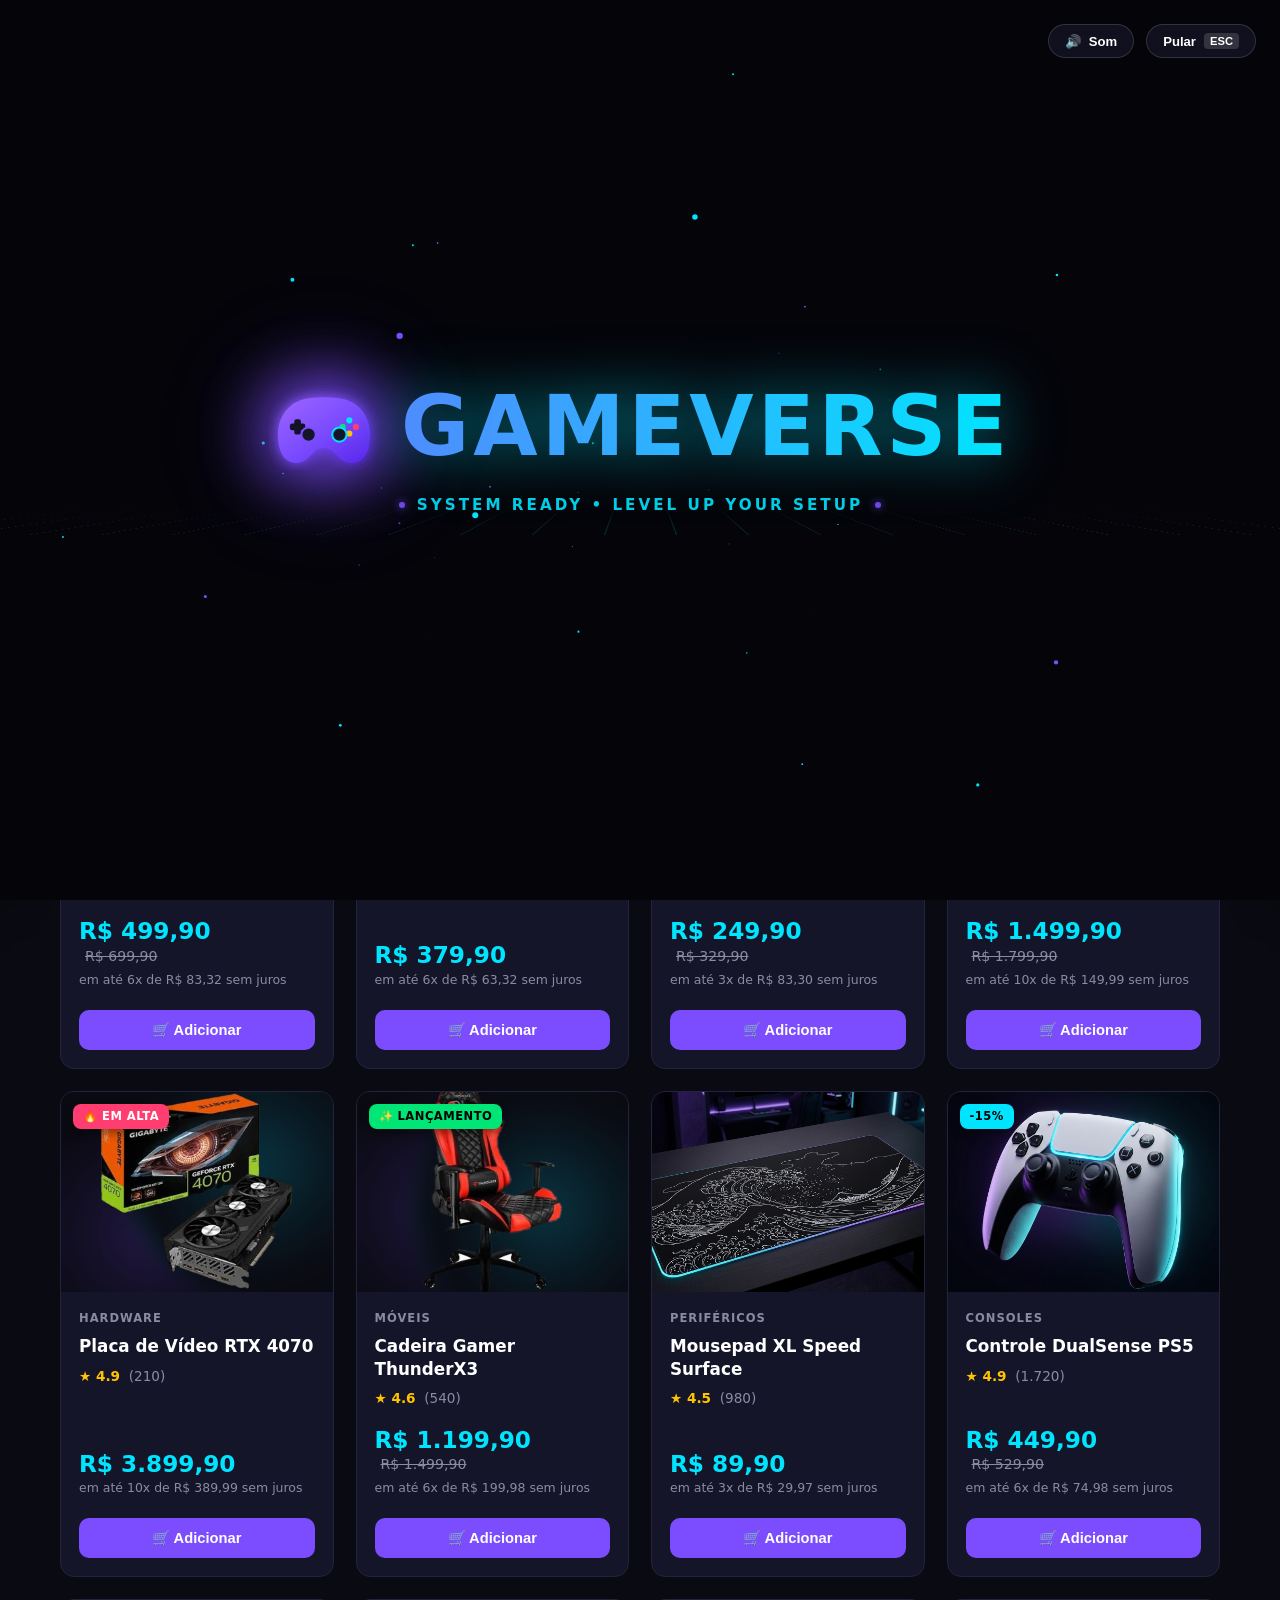
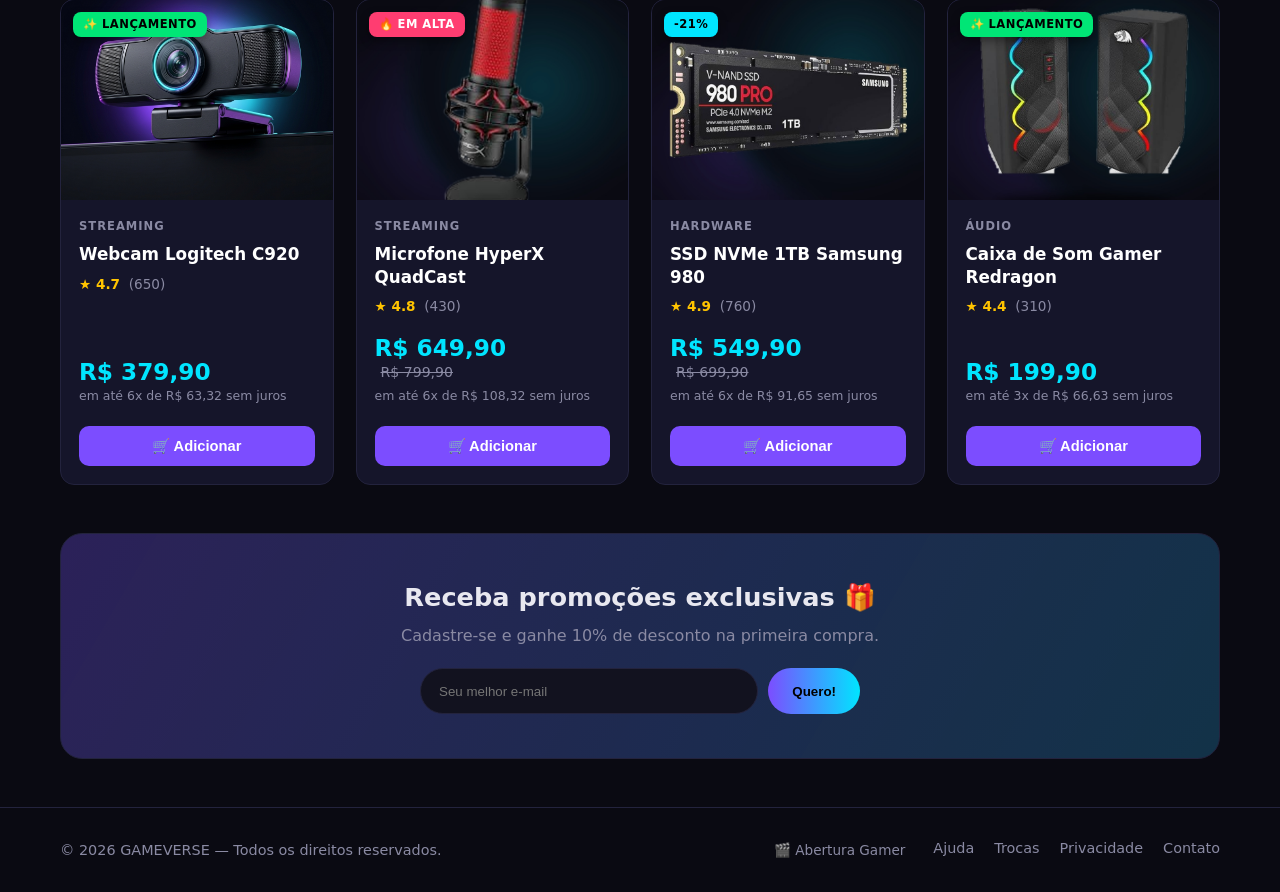
<file: index.html>
<!DOCTYPE html>
<html lang="pt-BR">
<head>
<meta charset="UTF-8">
<meta name="viewport" content="width=device-width, initial-scale=1.0">
<meta name="description" content="GAMEVERSE - Sua loja gamer definitiva com periféricos, hardware e acessórios de alta performance.">
<link rel="icon" href="data:image/svg+xml,<svg xmlns=%22http://www.w3.org/2000/svg%22 viewBox=%220 0 100 100%22><text y=%22.9em%22 font-size=%2290%22>🎮</text></svg>">
<title>GAMEVERSE • Sua loja gamer</title>
<link rel="stylesheet" href="style.css">
</head>
<body>

<header>
  <div class="wrap nav">
    <div class="nav-brand">
      <button class="menu-btn" id="openMenu" aria-label="Abrir menu de cadastro e conta" title="Menu e Cadastro do Cliente">
        <span class="menu-bars">
          <span></span>
          <span></span>
          <span></span>
        </span>
      </button>
      <a href="index.html" class="logo" title="GAMEVERSE - Início">
        <svg class="logo-ctrl-svg" viewBox="0 0 100 78" fill="none" aria-hidden="true">
          <path d="M28 15 C38 11, 62 11, 72 15 C85 20, 95 34, 91 56 C88 72, 75 76, 65 68 L57 60 C53 58, 47 58, 43 60 L35 68 C25 76, 12 72, 9 56 C5 34, 15 20, 28 15 Z" fill="#7c4dff"/>
          <circle cx="36" cy="46" r="5" fill="#1b1b36"/>
          <circle cx="64" cy="46" r="5" fill="#1b1b36"/>
        </svg>
        <span class="logo-text">GAMEVERSE</span>
      </a>
    </div>
    <div class="search">
      <span>🔍</span>
      <input type="text" id="search" placeholder="Buscar por produto, marca, categoria..." aria-label="Buscar produtos">
    </div>
    <button class="cart-btn" id="openCart" aria-label="Abrir carrinho">🛒<span class="badge hidden" id="cartBadge">0</span></button>
  </div>
</header>

<main class="wrap">

  <section class="hero">
    <h1>Level up seu <span>setup gamer</span></h1>
    <p>Periféricos, hardware e acessórios de alta performance com preço de outro nível. Entrega rápida e garantia estendida em todos os produtos.</p>
    <button class="cta" onclick="document.getElementById('catalogo').scrollIntoView({behavior:'smooth'})">Ver ofertas ⚡</button>
  </section>

  <section class="catalog-section">
    <div class="catalog-header">
      <div>
        <h2 class="section-title" id="catalogo">Catálogo de Produtos</h2>
        <span class="catalog-count" id="catalogCount">12 produtos</span>
      </div>

      <div class="catalog-controls">
        <div class="control-group">
          <label for="sortSelect">Ordenar por:</label>
          <select id="sortSelect" class="custom-select" aria-label="Ordenar produtos por preço ou avaliação">
            <option value="featured">✨ Destaques</option>
            <option value="price-asc">💰 Menor Preço</option>
            <option value="price-desc">💎 Maior Preço</option>
            <option value="rating">⭐ Melhor Avaliação</option>
          </select>
        </div>

        <div class="control-group price-filter-group">
          <label for="priceRange">Preço até: <strong id="priceVal">R$ 4.000</strong></label>
          <input type="range" id="priceRange" min="80" max="4000" step="50" value="4000" aria-label="Filtrar por preço máximo">
        </div>
      </div>
    </div>

    <div class="cats" id="cats" role="tablist" aria-label="Categorias de produtos"></div>

    <div class="grid" id="grid"></div>

    <div class="empty" id="empty" style="display:none">
      <span class="big">🕹️</span>
      <p>Nenhum produto encontrado com os filtros selecionados.</p>
      <button class="reset-filter-btn" id="resetFilters">Limpar filtros</button>
    </div>
  </section>

  <section class="newsletter">
    <h2>Receba promoções exclusivas 🎁</h2>
    <p>Cadastre-se e ganhe 10% de desconto na primeira compra.</p>
    <form class="news-form" id="newsForm">
      <input type="email" placeholder="Seu melhor e-mail" required aria-label="Seu e-mail para newsletter">
      <button type="submit">Quero!</button>
    </form>
  </section>
</main>

<footer>
  <div class="wrap foot">
    <span>© 2026 GAMEVERSE — Todos os direitos reservados.</span>
    <div class="links">
      <button class="btn-replay-cinematic" onclick="window.GameverseCinematic && window.GameverseCinematic.play()" title="Rever abertura cinematográfica">🎬 Abertura Gamer</button>
      <a href="#">Ajuda</a>
      <a href="#">Trocas</a>
      <a href="#">Privacidade</a>
      <a href="#">Contato</a>
    </div>
  </div>
</footer>

<!-- Overlay global para gavetas -->
<div class="overlay" id="overlay"></div>

<!-- Menu Lateral: Cadastro & Conta do Cliente -->
<aside class="menu-drawer" id="menuDrawer" role="dialog" aria-modal="true" aria-labelledby="menuDrawerTitle">
  <div class="menu-drawer-head">
    <div class="menu-drawer-title-box">
      <span class="head-icon">🎮</span>
      <div>
        <h3 id="menuDrawerTitle">Gameverse</h3>
        <span class="sub-label">Cadastro &amp; Conta Gamer</span>
      </div>
    </div>
    <button id="closeMenu" class="close-btn" aria-label="Fechar menu">&times;</button>
  </div>
  <div class="menu-drawer-body" id="menuDrawerBody">
    <!-- Renderizado dinamicamente por menu.js -->
  </div>
</aside>

<!-- Cart drawer -->
<aside class="drawer" id="drawer" role="dialog" aria-modal="true" aria-labelledby="cartTitle">
  <div class="drawer-head">
    <h3 id="cartTitle">🛒 Seu carrinho</h3>
    <button id="closeCart" aria-label="Fechar carrinho">&times;</button>
  </div>
  <div class="drawer-body" id="cartItems"></div>
  <div class="drawer-foot">
    <div class="total-row"><span>Total</span><span class="val" id="total">R$ 0,00</span></div>
    <button class="checkout" id="checkout">Finalizar compra</button>
  </div>
</aside>

<div class="toast" id="toast" role="status" aria-live="polite"></div>

<script src="products.js"></script>
<script src="script.js"></script>
<script src="menu.js"></script>
<script src="cinematic.js"></script>
</body>
</html>
</file>
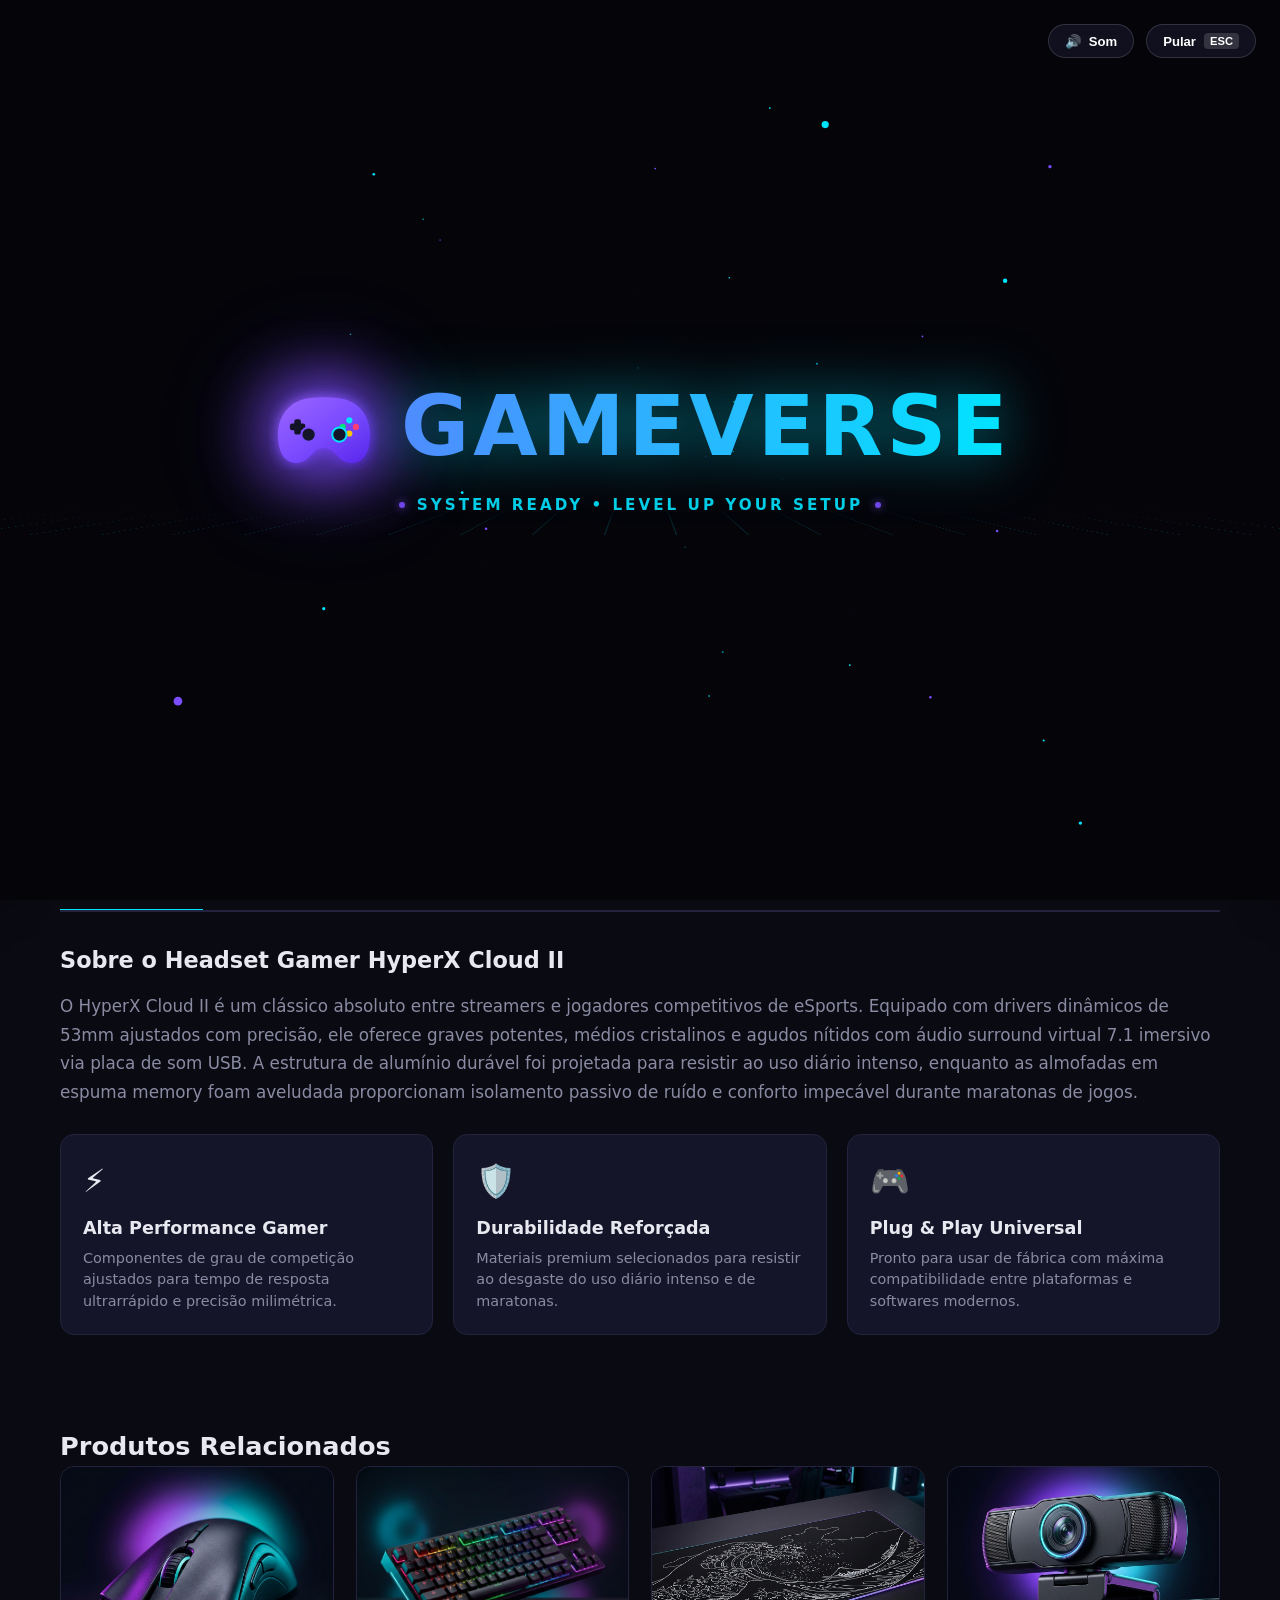
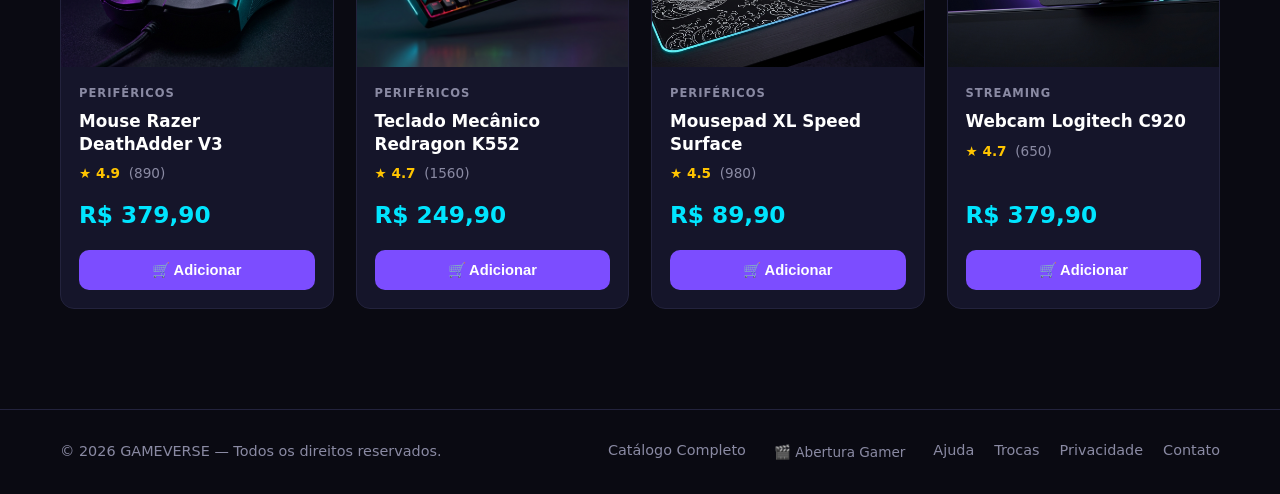
<file: produto.html>
<!DOCTYPE html>
<html lang="pt-BR">
<head>
<meta charset="UTF-8">
<meta name="viewport" content="width=device-width, initial-scale=1.0">
<meta name="description" content="Detalhes do produto - GAMEVERSE Sua loja gamer definitiva.">
<link rel="icon" href="data:image/svg+xml,<svg xmlns=%22http://www.w3.org/2000/svg%22 viewBox=%220 0 100 100%22><text y=%22.9em%22 font-size=%2290%22>🎮</text></svg>">
<title>Produto • GAMEVERSE</title>
<link rel="stylesheet" href="style.css">
</head>
<body class="pdp-body">

<header>
  <div class="wrap nav">
    <div class="nav-brand">
      <button class="menu-btn" id="openMenu" aria-label="Abrir menu de cadastro e conta" title="Menu e Cadastro do Cliente">
        <span class="menu-bars">
          <span></span>
          <span></span>
          <span></span>
        </span>
      </button>
      <a href="index.html" class="logo" title="GAMEVERSE - Início">
        <svg class="logo-ctrl-svg" viewBox="0 0 100 78" fill="none" aria-hidden="true">
          <path d="M28 15 C38 11, 62 11, 72 15 C85 20, 95 34, 91 56 C88 72, 75 76, 65 68 L57 60 C53 58, 47 58, 43 60 L35 68 C25 76, 12 72, 9 56 C5 34, 15 20, 28 15 Z" fill="#7c4dff"/>
          <circle cx="36" cy="46" r="5" fill="#1b1b36"/>
          <circle cx="64" cy="46" r="5" fill="#1b1b36"/>
        </svg>
        <span class="logo-text">GAMEVERSE</span>
      </a>
    </div>
    <div class="search">
      <span>🔍</span>
      <input type="text" id="pdpSearch" placeholder="Buscar produtos no catálogo..." aria-label="Buscar produtos">
    </div>
    <button class="cart-btn" id="openCart" aria-label="Abrir carrinho">🛒<span class="badge hidden" id="cartBadge">0</span></button>
  </div>
</header>

<main class="wrap pdp-wrap">

  <!-- Breadcrumbs & Back link -->
  <nav class="pdp-breadcrumbs" aria-label="Navegação estrutural">
    <a href="index.html" class="back-link">← Voltar ao Catálogo</a>
    <span class="sep">/</span>
    <span id="bcCategory" class="bc-item">Categoria</span>
    <span class="sep">/</span>
    <span id="bcName" class="bc-item active">Produto</span>
  </nav>

  <!-- Product Detail Hero -->
  <section class="pdp-hero" id="pdpHero">
    <!-- Populated dynamically by produto.js -->
  </section>

  <!-- Detailed Sections (Tabs) -->
  <section class="pdp-details-section">
    <div class="pdp-tabs" role="tablist">
      <button class="pdp-tab active" data-tab="desc" role="tab" aria-selected="true">📝 Descrição</button>
      <button class="pdp-tab" data-tab="specs" role="tab" aria-selected="false">⚙️ Especificações Técnicas</button>
      <button class="pdp-tab" data-tab="payment" role="tab" aria-selected="false">💳 Formas de Pagamento</button>
      <button class="pdp-tab" data-tab="reviews" role="tab" aria-selected="false">⭐ Avaliações dos Clientes</button>
    </div>

    <!-- Tab 1: Description -->
    <div class="pdp-tab-panel active" id="tab-desc" role="tabpanel">
      <div class="pdp-panel-content" id="descContent"></div>
    </div>

    <!-- Tab 2: Specs -->
    <div class="pdp-tab-panel" id="tab-specs" role="tabpanel">
      <div class="pdp-panel-content" id="specsContent"></div>
    </div>

    <!-- Tab 3: Payment Methods -->
    <div class="pdp-tab-panel" id="tab-payment" role="tabpanel">
      <div class="pdp-panel-content" id="paymentContent"></div>
    </div>

    <!-- Tab 4: Customer Reviews -->
    <div class="pdp-tab-panel" id="tab-reviews" role="tabpanel">
      <div class="pdp-panel-content" id="reviewsContent"></div>
    </div>
  </section>

  <!-- Recommended Products Carousel/Grid -->
  <section class="pdp-related">
    <h3 class="section-title">Produtos Relacionados</h3>
    <div class="grid" id="relatedGrid"></div>
  </section>

</main>

<footer>
  <div class="wrap foot">
    <span>© 2026 GAMEVERSE — Todos os direitos reservados.</span>
    <div class="links">
      <a href="index.html">Catálogo Completo</a>
      <button class="btn-replay-cinematic" onclick="window.GameverseCinematic && window.GameverseCinematic.play()" title="Rever abertura cinematográfica">🎬 Abertura Gamer</button>
      <a href="#">Ajuda</a>
      <a href="#">Trocas</a>
      <a href="#">Privacidade</a>
      <a href="#">Contato</a>
    </div>
  </div>
</footer>

<!-- Overlay global para gavetas -->
<div class="overlay" id="overlay"></div>

<!-- Menu Lateral: Cadastro & Conta do Cliente -->
<aside class="menu-drawer" id="menuDrawer" role="dialog" aria-modal="true" aria-labelledby="menuDrawerTitle">
  <div class="menu-drawer-head">
    <div class="menu-drawer-title-box">
      <span class="head-icon">🎮</span>
      <div>
        <h3 id="menuDrawerTitle">Gameverse</h3>
        <span class="sub-label">Cadastro &amp; Conta Gamer</span>
      </div>
    </div>
    <button id="closeMenu" class="close-btn" aria-label="Fechar menu">&times;</button>
  </div>
  <div class="menu-drawer-body" id="menuDrawerBody">
    <!-- Renderizado dinamicamente por menu.js -->
  </div>
</aside>

<!-- Cart drawer -->
<aside class="drawer" id="drawer" role="dialog" aria-modal="true" aria-labelledby="cartTitle">
  <div class="drawer-head">
    <h3 id="cartTitle">🛒 Seu carrinho</h3>
    <button id="closeCart" aria-label="Fechar carrinho">&times;</button>
  </div>
  <div class="drawer-body" id="cartItems"></div>
  <div class="drawer-foot">
    <div class="total-row"><span>Total</span><span class="val" id="total">R$ 0,00</span></div>
    <button class="checkout" id="checkout">Finalizar compra</button>
  </div>
</aside>

<div class="toast" id="toast" role="status" aria-live="polite"></div>

<!-- Scripts -->
<script src="products.js"></script>
<script src="produto.js"></script>
<script src="menu.js"></script>
<script src="cinematic.js"></script>
</body>
</html>
</file>
<file: style.css>
:root {
  --bg: #0a0a12;
  --bg-alt: #12121f;
  --card: #15152a;
  --card-hover: #1b1b36;
  --border: #23233d;
  --text: #e8e8f0;
  --muted: #8a8aa3;
  --neon: #7c4dff;
  --neon-2: #00e5ff;
  --danger: #ff3d71;
  --ok: #00e676;
  --radius: 14px;
}

* { box-sizing: border-box; margin: 0; padding: 0; }
html { scroll-behavior: smooth; }
body {
  font-family: 'Segoe UI', system-ui, -apple-system, Roboto, Helvetica, sans-serif;
  background: var(--bg);
  color: var(--text);
  line-height: 1.5;
  min-height: 100vh;
  overflow-x: hidden;
}
a { color: inherit; text-decoration: none; }

/* background ambient glow */
body::before {
  content: "";
  position: fixed; inset: 0;
  background:
    radial-gradient(900px 500px at 15% -10%, rgba(124, 77, 255, .22), transparent 60%),
    radial-gradient(800px 500px at 90% 10%, rgba(0, 229, 255, .16), transparent 60%);
  pointer-events: none; z-index: 0;
}

.wrap { max-width: 1200px; margin: 0 auto; padding: 0 20px; position: relative; z-index: 1; }

/* ===== Header ===== */
header {
  position: sticky; top: 0; z-index: 50;
  background: rgba(10, 10, 18, .85);
  backdrop-filter: blur(14px);
  -webkit-backdrop-filter: blur(14px);
  border-bottom: 1px solid var(--border);
}
.nav { display: flex; align-items: center; gap: 20px; height: 70px; }

/* Nav Brand & Lateral Menu Button */
.nav-brand {
  display: flex;
  align-items: center;
  gap: 12px;
}
.menu-btn {
  position: relative;
  background: var(--card);
  border: 1px solid var(--border);
  width: 44px;
  height: 44px;
  border-radius: 12px;
  cursor: pointer;
  display: flex;
  align-items: center;
  justify-content: center;
  transition: all .2s ease;
  flex-shrink: 0;
}
.menu-btn:hover {
  border-color: var(--neon);
  background: var(--card-hover);
  box-shadow: 0 0 14px rgba(124, 77, 255, .3);
  transform: translateY(-1px);
}
.menu-bars {
  display: flex;
  flex-direction: column;
  gap: 4px;
  width: 18px;
}
.menu-bars span {
  display: block;
  width: 100%;
  height: 2px;
  background: var(--text);
  border-radius: 2px;
  transition: background .2s ease;
}
.menu-btn:hover .menu-bars span {
  background: var(--neon-2);
}
.menu-btn.logged-in::after {
  content: "";
  position: absolute;
  top: 6px;
  right: 6px;
  width: 8px;
  height: 8px;
  border-radius: 50%;
  background: var(--ok);
  box-shadow: 0 0 8px var(--ok);
}

/* Logo matching uploaded image */
.logo {
  font-size: 1.5rem; font-weight: 800; letter-spacing: .5px;
  background: linear-gradient(90deg, #4f8cff, var(--neon-2));
  -webkit-background-clip: text; background-clip: text; color: transparent;
  display: flex; align-items: center; gap: 10px; white-space: nowrap;
}
.logo-ctrl-svg {
  width: 28px;
  height: 22px;
  flex-shrink: 0;
  filter: drop-shadow(0 0 8px rgba(124, 77, 255, .7));
  transition: transform .2s ease;
}
.logo:hover .logo-ctrl-svg {
  transform: rotate(-10deg) scale(1.1);
}
.logo .icon { font-size: 1.4rem; -webkit-text-fill-color: initial; }
.search {
  flex: 1; display: flex; align-items: center; gap: 10px;
  background: var(--card); border: 1px solid var(--border); border-radius: 100px;
  padding: 0 16px; height: 44px; max-width: 460px; margin-left: auto;
  transition: border-color .2s, box-shadow .2s;
}
.search:focus-within {
  border-color: var(--neon);
  box-shadow: 0 0 16px rgba(124, 77, 255, .25);
}
.search input {
  flex: 1; background: transparent; border: none; outline: none; color: var(--text);
  font-size: .95rem;
}
.search input::placeholder { color: var(--muted); }
.cart-btn {
  position: relative; background: var(--card); border: 1px solid var(--border);
  width: 44px; height: 44px; border-radius: 12px; cursor: pointer;
  display: flex; align-items: center; justify-content: center; font-size: 1.2rem;
  transition: .2s;
}
.cart-btn:hover { border-color: var(--neon); box-shadow: 0 0 16px rgba(124, 77, 255, .4); }
.cart-btn .badge {
  position: absolute; top: -8px; right: -8px;
  background: var(--neon-2); color: #000; font-weight: 700; font-size: .72rem;
  min-width: 20px; height: 20px; border-radius: 10px;
  display: flex; align-items: center; justify-content: center; padding: 0 5px;
}
.badge.hidden { display: none; }

/* ===== Hero ===== */
.hero {
  position: relative; margin: 24px 0; padding: 56px 44px; border-radius: 22px;
  background:
    linear-gradient(120deg, rgba(124, 77, 255, .28), rgba(0, 229, 255, .12)),
    var(--card);
  border: 1px solid var(--border);
  overflow: hidden;
}
.hero h1 { font-size: clamp(1.8rem, 4vw, 3rem); font-weight: 800; line-height: 1.1; }
.hero h1 span {
  background: linear-gradient(90deg, var(--neon), var(--neon-2));
  -webkit-background-clip: text; background-clip: text; color: transparent;
}
.hero p { color: var(--muted); margin-top: 12px; font-size: 1.05rem; max-width: 560px; }
.hero .cta {
  display: inline-block; margin-top: 24px; padding: 13px 28px; border-radius: 100px;
  background: linear-gradient(90deg, var(--neon), var(--neon-2)); color: #000; font-weight: 700;
  transition: .2s; border: none; cursor: pointer; font-size: 1rem;
}
.hero .cta:hover { transform: translateY(-2px); box-shadow: 0 8px 28px rgba(124, 77, 255, .5); }

/* ===== Catalog Header & Controls ===== */
.catalog-section { margin-top: 20px; }
.catalog-header {
  display: flex; justify-content: space-between; align-items: flex-end;
  gap: 20px; flex-wrap: wrap; margin-bottom: 20px;
}
.section-title { font-size: 1.6rem; font-weight: 800; }
.catalog-count { color: var(--muted); font-size: .9rem; display: block; margin-top: 2px; }

.catalog-controls {
  display: flex; align-items: center; gap: 20px; flex-wrap: wrap;
}
.control-group {
  display: flex; align-items: center; gap: 10px; font-size: .9rem; color: var(--muted);
}
.custom-select {
  background: var(--card); border: 1px solid var(--border); color: var(--text);
  padding: 9px 14px; border-radius: 10px; outline: none; font-size: .9rem;
  cursor: pointer; transition: border-color .2s;
}
.custom-select:hover, .custom-select:focus {
  border-color: var(--neon);
}
.custom-select option {
  background: var(--bg-alt); color: var(--text);
}

/* Price Range Slider */
.price-filter-group {
  background: var(--card); padding: 6px 14px; border-radius: 10px;
  border: 1px solid var(--border);
}
.price-filter-group strong { color: var(--neon-2); font-weight: 700; min-width: 75px; display: inline-block; }
.price-filter-group input[type="range"] {
  accent-color: var(--neon-2);
  cursor: pointer;
  width: 110px;
}

/* ===== Categories ===== */
.cats { display: flex; gap: 10px; flex-wrap: wrap; margin-bottom: 24px; }
.cat {
  padding: 8px 18px; border-radius: 100px; background: var(--card);
  border: 1px solid var(--border); cursor: pointer; font-size: .9rem; color: var(--muted);
  transition: .2s; user-select: none;
}
.cat:hover { border-color: var(--neon); color: var(--text); }
.cat.active {
  background: linear-gradient(90deg, var(--neon), var(--neon-2)); color: #000;
  font-weight: 700; border-color: transparent;
}

/* ===== Products Grid ===== */
.grid { display: grid; grid-template-columns: repeat(auto-fill, minmax(260px, 1fr)); gap: 22px; }
.card {
  background: var(--card); border: 1px solid var(--border); border-radius: var(--radius);
  overflow: hidden; transition: transform .25s ease, border-color .25s ease, box-shadow .25s ease;
  display: flex; flex-direction: column; position: relative;
}
.card:hover {
  transform: translateY(-5px); border-color: var(--neon);
  box-shadow: 0 16px 36px rgba(0, 0, 0, .55);
}

.thumb {
  height: 200px; position: relative; overflow: hidden;
  background: #0d0d17;
  display: flex; align-items: center; justify-content: center;
}
.product-img {
  width: 100%; height: 100%; object-fit: cover;
  transition: transform .4s cubic-bezier(.16, 1, .3, 1);
}
.card:hover .product-img {
  transform: scale(1.08);
}

.tag {
  position: absolute; top: 12px; left: 12px; padding: 4px 10px; border-radius: 8px;
  font-size: .72rem; font-weight: 800; letter-spacing: .5px; text-transform: uppercase;
  z-index: 2; box-shadow: 0 4px 10px rgba(0,0,0,.4);
}
.tag.hot { background: var(--danger); color: #fff; }
.tag.sale { background: var(--neon-2); color: #000; }
.tag.new { background: var(--ok); color: #000; }

.body { padding: 18px; display: flex; flex-direction: column; gap: 8px; flex: 1; }
.category { font-size: .72rem; color: var(--muted); text-transform: uppercase; letter-spacing: 1px; font-weight: 600; }
.name { font-weight: 700; font-size: 1.05rem; line-height: 1.35; color: #fff; }
.rating { color: #ffc400; font-size: .85rem; font-weight: 600; }
.rating span { color: var(--muted); margin-left: 4px; font-weight: 400; }

.price-row {
  margin-top: auto; padding-top: 10px;
}
.price { font-size: 1.45rem; font-weight: 800; color: var(--neon-2); line-height: 1.1; }
.old { color: var(--muted); text-decoration: line-through; font-size: .88rem; margin-left: 6px; }
.installments { font-size: .78rem; color: var(--muted); margin-top: 3px; }

.add {
  margin-top: 12px; padding: 11px; border: none; border-radius: 10px; cursor: pointer;
  font-weight: 700; font-size: .92rem; background: var(--neon); color: #fff; transition: .2s;
  display: flex; align-items: center; justify-content: center; gap: 6px;
}
.add:hover { filter: brightness(1.15); box-shadow: 0 4px 18px rgba(124, 77, 255, .4); }
.add.added { background: var(--ok); color: #000; }

.empty {
  text-align: center; padding: 60px 20px; color: var(--muted);
}
.empty .big { font-size: 3.5rem; display: block; margin-bottom: 12px; }
.reset-filter-btn {
  margin-top: 16px; padding: 10px 20px; border-radius: 100px;
  background: transparent; border: 1px solid var(--neon-2); color: var(--neon-2);
  cursor: pointer; font-weight: 700; transition: .2s;
}
.reset-filter-btn:hover {
  background: var(--neon-2); color: #000;
}

/* ===== Newsletter ===== */
.newsletter {
  margin: 48px 0; padding: 44px; border-radius: 22px; text-align: center;
  background: linear-gradient(120deg, rgba(124, 77, 255, .22), rgba(0, 229, 255, .14)), var(--card);
  border: 1px solid var(--border);
}
.newsletter h2 { font-size: 1.6rem; font-weight: 800; }
.newsletter p { color: var(--muted); margin: 8px 0 20px; }
.news-form { display: flex; gap: 10px; max-width: 440px; margin: 0 auto; }
.news-form input {
  flex: 1; height: 46px; border-radius: 100px; padding: 0 18px;
  background: var(--bg-alt); border: 1px solid var(--border); color: var(--text); outline: none;
}
.news-form input:focus { border-color: var(--neon); }
.news-form button {
  height: 46px; padding: 0 24px; border-radius: 100px; border: none;
  background: linear-gradient(90deg, var(--neon), var(--neon-2)); color: #000; font-weight: 700; cursor: pointer;
}

/* ===== Footer ===== */
footer { border-top: 1px solid var(--border); margin-top: 40px; padding: 30px 0; }
.foot { display: flex; justify-content: space-between; align-items: center; gap: 20px; flex-wrap: wrap; color: var(--muted); font-size: .9rem; }
.foot .links { display: flex; gap: 20px; }
.foot a:hover { color: var(--neon-2); }

/* ===== Lateral Menu Drawer (Left Side - Cadastro de Clientes) ===== */
.menu-drawer {
  position: fixed;
  top: 0;
  left: 0;
  height: 100%;
  width: 450px;
  max-width: 92vw;
  background: var(--bg-alt);
  border-right: 1px solid var(--border);
  z-index: 92;
  transform: translateX(-100%);
  transition: transform .32s cubic-bezier(.22, .9, .35, 1);
  display: flex;
  flex-direction: column;
  box-shadow: 10px 0 35px rgba(0, 0, 0, .65);
}
.menu-drawer.open {
  transform: translateX(0);
}
.menu-drawer-head {
  display: flex;
  align-items: center;
  justify-content: space-between;
  padding: 18px 22px;
  border-bottom: 1px solid var(--border);
  background: var(--card);
}
.menu-drawer-title-box {
  display: flex;
  align-items: center;
  gap: 12px;
}
.menu-drawer-title-box .head-icon {
  font-size: 1.5rem;
}
.menu-drawer-title-box h3 {
  font-size: 1.15rem;
  font-weight: 800;
  letter-spacing: .5px;
  color: #fff;
  line-height: 1.2;
}
.menu-drawer-title-box .sub-label {
  font-size: .78rem;
  color: var(--neon-2);
  font-weight: 600;
}
.menu-drawer-head .close-btn {
  background: none;
  border: none;
  color: var(--muted);
  font-size: 1.8rem;
  cursor: pointer;
  line-height: 1;
  transition: color .2s, transform .2s;
  padding: 0 4px;
}
.menu-drawer-head .close-btn:hover {
  color: var(--neon-2);
  transform: scale(1.1);
}
.menu-drawer-body {
  flex: 1;
  overflow-y: auto;
  padding: 22px;
  display: flex;
  flex-direction: column;
  gap: 20px;
}

/* Auth Tabs (Cadastrar / Entrar) */
.auth-tabs {
  display: grid;
  grid-template-columns: 1fr 1fr;
  gap: 8px;
  background: var(--card);
  padding: 6px;
  border-radius: 12px;
  border: 1px solid var(--border);
  margin-bottom: 18px;
}
.auth-tab {
  padding: 10px;
  border-radius: 8px;
  border: none;
  background: transparent;
  color: var(--muted);
  font-weight: 700;
  font-size: .88rem;
  cursor: pointer;
  transition: all .2s ease;
}
.auth-tab:hover {
  color: var(--text);
}
.auth-tab.active {
  background: linear-gradient(90deg, var(--neon), var(--neon-2));
  color: #000;
  font-weight: 800;
  box-shadow: 0 4px 12px rgba(0, 229, 255, .25);
}

.auth-tab-panel {
  display: none;
  flex-direction: column;
  gap: 16px;
}
.auth-tab-panel.active {
  display: flex;
  animation: pdpFadeIn .25s ease;
}

.auth-intro h4 {
  font-size: 1.18rem;
  font-weight: 800;
  color: #fff;
  margin-bottom: 6px;
}
.auth-intro p {
  color: var(--muted);
  font-size: .86rem;
  line-height: 1.45;
}

/* Formulário de Cadastro e Autenticação */
.auth-form {
  display: flex;
  flex-direction: column;
  gap: 14px;
}
.auth-row-2 {
  display: grid;
  grid-template-columns: 1fr 1fr;
  gap: 10px;
}
.auth-field {
  display: flex;
  flex-direction: column;
  gap: 6px;
  width: 100%;
}
.auth-field label {
  font-size: .82rem;
  font-weight: 700;
  color: var(--text);
}
.auth-input {
  width: 100%;
  box-sizing: border-box;
  background: var(--card);
  border: 1px solid var(--border);
  border-radius: 10px;
  padding: 12px 14px;
  font-size: .9rem;
  color: var(--text);
  font-family: inherit;
  outline: none;
  transition: border-color .2s, box-shadow .2s;
}
.auth-input:focus {
  border-color: var(--neon-2);
  box-shadow: 0 0 12px rgba(0, 229, 255, .2);
}
.auth-input::placeholder {
  color: rgba(138, 138, 163, .6);
}
.auth-input.disabled-input {
  opacity: .6;
  cursor: not-allowed;
  background: rgba(0, 0, 0, .2);
}

.pass-box {
  position: relative;
  display: flex;
  align-items: center;
}
.pass-box .auth-input {
  padding-right: 42px;
}
.btn-toggle-eye {
  position: absolute;
  right: 10px;
  background: none;
  border: none;
  cursor: pointer;
  font-size: 1rem;
  color: var(--muted);
  padding: 4px;
  line-height: 1;
}

.auth-checks {
  display: flex;
  flex-direction: column;
  gap: 8px;
  margin-top: 4px;
}
.custom-checkbox-label {
  display: flex;
  align-items: flex-start;
  gap: 10px;
  font-size: .8rem;
  color: var(--muted);
  cursor: pointer;
  line-height: 1.4;
}
.custom-checkbox-label input[type="checkbox"] {
  accent-color: var(--neon-2);
  width: 16px;
  height: 16px;
  margin-top: 2px;
  flex-shrink: 0;
  cursor: pointer;
}
.custom-checkbox-label strong {
  color: var(--text);
}

.btn-auth-primary {
  width: 100%;
  padding: 14px;
  border-radius: 12px;
  border: none;
  background: linear-gradient(90deg, var(--neon), var(--neon-2));
  color: #000;
  font-weight: 800;
  font-size: .95rem;
  cursor: pointer;
  transition: transform .15s, box-shadow .2s;
  margin-top: 6px;
}
.btn-auth-primary:hover {
  transform: translateY(-2px);
  box-shadow: 0 6px 20px rgba(0, 229, 255, .35);
}

.btn-auth-secondary {
  width: 100%;
  padding: 12px;
  border-radius: 12px;
  border: 1px solid var(--border);
  background: transparent;
  color: var(--muted);
  font-weight: 700;
  font-size: .9rem;
  cursor: pointer;
  transition: .2s;
}
.btn-auth-secondary:hover {
  color: var(--text);
  border-color: var(--neon);
}

.auth-footer-note {
  display: flex;
  justify-content: center;
  align-items: center;
  gap: 8px;
  font-size: .84rem;
  color: var(--muted);
  margin-top: 6px;
}
.link-switch-auth {
  background: none;
  border: none;
  color: var(--neon-2);
  font-weight: 700;
  cursor: pointer;
  font-size: .84rem;
  text-decoration: underline;
}

.auth-perks-box {
  background: var(--card);
  border: 1px solid var(--border);
  border-radius: 14px;
  padding: 14px;
  display: flex;
  flex-direction: column;
  gap: 10px;
  margin-top: 8px;
}
.perk-item {
  display: flex;
  align-items: center;
  gap: 10px;
  font-size: .82rem;
}
.perk-item span {
  font-size: 1.2rem;
}
.perk-item strong {
  display: block;
  color: var(--text);
}
.perk-item p {
  color: var(--muted);
}

/* Visualização do Perfil Logado */
.user-profile-view {
  display: flex;
  flex-direction: column;
  gap: 18px;
}
.profile-hero-card {
  display: flex;
  align-items: center;
  gap: 14px;
  background: var(--card);
  border: 1px solid var(--border);
  padding: 16px;
  border-radius: 16px;
}
.profile-avatar-box {
  position: relative;
}
.profile-avatar {
  width: 54px;
  height: 54px;
  border-radius: 14px;
  background: linear-gradient(135deg, var(--neon), var(--neon-2));
  color: #000;
  display: flex;
  align-items: center;
  justify-content: center;
  font-size: 1.3rem;
  font-weight: 900;
  box-shadow: 0 4px 15px rgba(124, 77, 255, .35);
}
.online-indicator {
  position: absolute;
  bottom: -2px;
  right: -2px;
  width: 12px;
  height: 12px;
  background: var(--ok);
  border: 2px solid var(--card);
  border-radius: 50%;
}
.profile-meta {
  flex: 1;
}
.user-rank-badge {
  display: inline-block;
  background: rgba(0, 229, 255, .12);
  color: var(--neon-2);
  font-size: .68rem;
  font-weight: 800;
  padding: 2px 8px;
  border-radius: 100px;
  border: 1px solid rgba(0, 229, 255, .25);
  margin-bottom: 4px;
}
.user-display-name {
  font-size: 1.1rem;
  font-weight: 800;
  color: #fff;
}
.user-email-text {
  font-size: .8rem;
  color: var(--muted);
}

.profile-coupon-box {
  background: linear-gradient(135deg, rgba(124, 77, 255, .15), rgba(0, 229, 255, .08));
  border: 1px dashed var(--neon-2);
  border-radius: 14px;
  padding: 14px 16px;
  text-align: center;
}
.coupon-tag {
  font-size: .75rem;
  font-weight: 800;
  color: var(--neon-2);
  letter-spacing: .5px;
}
.coupon-code-row {
  display: flex;
  align-items: center;
  justify-content: center;
  gap: 10px;
  margin: 8px 0;
}
.coupon-code {
  font-size: 1.25rem;
  font-weight: 900;
  letter-spacing: 1.5px;
  color: #fff;
  background: var(--bg);
  padding: 4px 12px;
  border-radius: 8px;
  border: 1px solid var(--border);
}
.btn-copy-coupon {
  padding: 6px 14px;
  border-radius: 8px;
  border: none;
  background: var(--neon-2);
  color: #000;
  font-weight: 800;
  font-size: .78rem;
  cursor: pointer;
  transition: transform .15s;
}
.btn-copy-coupon:hover {
  transform: scale(1.05);
}
.coupon-desc {
  font-size: .78rem;
  color: var(--muted);
}

.profile-info-section {
  background: var(--card);
  border: 1px solid var(--border);
  border-radius: 14px;
  padding: 12px 16px;
  display: flex;
  flex-direction: column;
  gap: 10px;
}
.info-item {
  display: flex;
  align-items: center;
  gap: 12px;
  font-size: .84rem;
}
.info-item .info-icon {
  font-size: 1.2rem;
}
.info-item strong {
  display: block;
  font-size: .78rem;
  color: var(--muted);
}
.info-item p {
  color: var(--text);
  font-weight: 600;
}

.profile-shortcuts {
  display: flex;
  flex-direction: column;
  gap: 8px;
}
.section-mini-title {
  font-size: .84rem;
  font-weight: 700;
  color: var(--muted);
  text-transform: uppercase;
  letter-spacing: .5px;
  margin-bottom: 2px;
}
.profile-nav-link {
  display: flex;
  align-items: center;
  gap: 12px;
  background: var(--card);
  border: 1px solid var(--border);
  border-radius: 12px;
  padding: 12px 14px;
  color: var(--text);
  font-size: .9rem;
  font-weight: 600;
  cursor: pointer;
  transition: all .2s ease;
  width: 100%;
  box-sizing: border-box;
  text-align: left;
}
.profile-nav-link:hover {
  border-color: var(--neon);
  background: var(--card-hover);
  transform: translateX(3px);
}
.profile-nav-link .arrow {
  margin-left: auto;
  color: var(--muted);
}
.profile-nav-link .pill-info {
  margin-left: auto;
  font-size: .7rem;
  color: var(--muted);
  background: var(--bg);
  padding: 2px 8px;
  border-radius: 100px;
}

.btn-logout {
  width: 100%;
  padding: 12px;
  border-radius: 12px;
  border: 1px solid var(--border);
  background: transparent;
  color: var(--danger);
  font-weight: 700;
  font-size: .9rem;
  cursor: pointer;
  transition: background .2s, border-color .2s;
  margin-top: 10px;
}
.btn-logout:hover {
  background: rgba(255, 61, 113, .1);
  border-color: var(--danger);
}
.btn-back-profile {
  background: none;
  border: none;
  color: var(--neon-2);
  font-weight: 700;
  font-size: .85rem;
  cursor: pointer;
  margin-bottom: 8px;
  padding: 0;
}

/* ===== Cart Drawer ===== */
.overlay {
  position: fixed; inset: 0; background: rgba(0, 0, 0, .6); z-index: 90;
  opacity: 0; pointer-events: none; transition: .25s;
  backdrop-filter: blur(4px); -webkit-backdrop-filter: blur(4px);
}
.overlay.open { opacity: 1; pointer-events: auto; }
.drawer {
  position: fixed; top: 0; right: 0; height: 100%; width: 420px; max-width: 92vw;
  background: var(--bg-alt); border-left: 1px solid var(--border); z-index: 91;
  transform: translateX(100%); transition: .3s cubic-bezier(.22, .9, .35, 1);
  display: flex; flex-direction: column; box-shadow: -10px 0 35px rgba(0,0,0,.6);
}
.drawer.open { transform: translateX(0); }
.drawer-head { display: flex; align-items: center; justify-content: space-between; padding: 20px; border-bottom: 1px solid var(--border); }
.drawer-head h3 { font-size: 1.25rem; font-weight: 700; }
.drawer-head button { background: none; border: none; color: var(--muted); font-size: 1.8rem; cursor: pointer; line-height: 1; transition: color .2s; }
.drawer-head button:hover { color: var(--text); }
.drawer-body { flex: 1; overflow-y: auto; padding: 16px 20px; }

.empty-cart { text-align: center; padding: 60px 10px; color: var(--muted); }
.empty-cart .big { font-size: 3rem; display: block; margin-bottom: 10px; }
.empty-cart small { display: block; margin-top: 6px; font-size: .85rem; }

.cart-item { display: flex; gap: 14px; padding: 14px 0; border-bottom: 1px solid var(--border); align-items: center; }
.cart-thumb {
  width: 60px; height: 60px; border-radius: 10px; object-fit: cover;
  background: var(--card); border: 1px solid var(--border); flex-shrink: 0;
}
.cart-item .info { flex: 1; }
.cart-item .info .n { font-weight: 600; font-size: .92rem; line-height: 1.3; }
.cart-item .info .p { color: var(--neon-2); font-weight: 700; font-size: .9rem; margin-top: 3px; }
.qty { display: flex; align-items: center; gap: 8px; margin-top: 8px; }
.qty button {
  width: 26px; height: 26px; border-radius: 6px; border: 1px solid var(--border);
  background: var(--card); color: var(--text); cursor: pointer; font-weight: 700;
  display: flex; align-items: center; justify-content: center;
}
.qty button:hover { border-color: var(--neon); color: var(--neon); }
.rmv { background: none; border: none; color: var(--muted); cursor: pointer; font-size: .82rem; margin-left: 8px; }
.rmv:hover { color: var(--danger); text-decoration: underline; }

.drawer-foot { padding: 20px; border-top: 1px solid var(--border); background: var(--bg); }
.total-row { display: flex; justify-content: space-between; font-size: 1.15rem; font-weight: 700; margin-bottom: 16px; }
.total-row .val { color: var(--neon-2); }
.checkout {
  width: 100%; padding: 14px; border: none; border-radius: 12px;
  background: linear-gradient(90deg, var(--neon), var(--neon-2)); color: #000;
  font-weight: 800; font-size: 1rem; cursor: pointer; transition: .2s;
}
.checkout:hover { filter: brightness(1.12); box-shadow: 0 6px 20px rgba(0, 229, 255, .3); }

/* ===== Toast ===== */
.toast {
  position: fixed; bottom: 24px; left: 50%; transform: translateX(-50%) translateY(80px);
  background: var(--neon); color: #fff; padding: 13px 24px; border-radius: 100px;
  font-weight: 600; box-shadow: 0 10px 30px rgba(0, 0, 0, .5); z-index: 99;
  transition: .3s cubic-bezier(.16, 1, .3, 1); opacity: 0; pointer-events: none;
}
.toast.show { transform: translateX(-50%) translateY(0); opacity: 1; }

/* ===== Responsividade ===== */
@media (max-width: 768px) {
  .catalog-header { flex-direction: column; align-items: flex-start; gap: 14px; }
  .catalog-controls { width: 100%; justify-content: space-between; }
  .control-group { flex: 1; }
  .custom-select { width: 100%; }
}

@media (max-width: 640px) {
  .nav { gap: 10px; }
  .nav-brand { gap: 8px; }
  .logo { font-size: 1.25rem; }
  .menu-btn { width: 38px; height: 38px; }
  .auth-row-2 { grid-template-columns: 1fr; }
  .menu-drawer { width: 100%; max-width: 100vw; }
  .search { max-width: none; }
  .hero { padding: 36px 22px; }
  .grid { grid-template-columns: repeat(auto-fill, minmax(160px, 1fr)); gap: 14px; }
  .thumb { height: 140px; }
  .price { font-size: 1.2rem; }
  .add { font-size: .85rem; padding: 9px; }
}


/* ============================================================
   PDP (Product Detail Page) Styles
   ============================================================ */

.pdp-wrap { padding-top: 24px; padding-bottom: 60px; }

/* Breadcrumbs */
.pdp-breadcrumbs {
  display: flex; align-items: center; gap: 8px; flex-wrap: wrap;
  font-size: .88rem; color: var(--muted); margin-bottom: 28px;
}
.pdp-breadcrumbs .back-link {
  color: var(--neon-2); font-weight: 700; transition: .2s;
  display: inline-flex; align-items: center; gap: 4px;
}
.pdp-breadcrumbs .back-link:hover { text-decoration: underline; }
.pdp-breadcrumbs .sep { color: var(--border); }
.pdp-breadcrumbs .bc-item.active { color: var(--text); font-weight: 600; }

/* Product Hero Layout */
.pdp-hero {
  display: grid; grid-template-columns: 1fr 1.15fr; gap: 40px;
  align-items: flex-start; margin-bottom: 50px;
}

/* Gallery (Left Column) */
.pdp-gallery { display: flex; flex-direction: column; gap: 18px; }
.pdp-main-img-box {
  background: var(--card); border: 1px solid var(--border); border-radius: 20px;
  position: relative; overflow: hidden; height: 460px;
  display: flex; align-items: center; justify-content: center;
  box-shadow: 0 16px 36px rgba(0, 0, 0, .4);
}
.pdp-main-img {
  max-width: 90%; max-height: 90%; object-fit: contain;
  transition: transform .4s cubic-bezier(.16, 1, .3, 1);
}
.pdp-main-img-box:hover .pdp-main-img { transform: scale(1.06); }

.pdp-trust-badges {
  display: flex; flex-direction: column; gap: 12px;
  background: var(--bg-alt); padding: 18px 20px; border-radius: 16px;
  border: 1px solid var(--border);
}
.trust-item { display: flex; align-items: center; gap: 14px; font-size: .88rem; }
.trust-item .icon { font-size: 1.5rem; flex-shrink: 0; }
.trust-item strong { display: block; color: #fff; font-size: .92rem; }
.trust-item p { color: var(--muted); font-size: .82rem; margin-top: 1px; }

/* Info & Actions (Right Column) */
.pdp-info { display: flex; flex-direction: column; gap: 18px; }
.pdp-cat-label {
  font-size: .8rem; font-weight: 800; letter-spacing: 1.5px;
  text-transform: uppercase; color: var(--neon-2);
}
.pdp-title { font-size: clamp(1.6rem, 2.8vw, 2.3rem); font-weight: 800; line-height: 1.2; color: #fff; }

.pdp-rating-row {
  display: flex; align-items: center; gap: 10px; flex-wrap: wrap; font-size: .92rem;
}
.pdp-rating-row .stars { color: #ffc400; font-size: 1.1rem; }
.pdp-rating-row .score { font-weight: 800; color: #fff; }
.reviews-link {
  background: none; border: none; color: var(--muted); cursor: pointer;
  text-decoration: underline; font-size: .88rem; transition: color .2s;
}
.reviews-link:hover { color: var(--neon-2); }
.stock-badge {
  background: rgba(0, 230, 118, .15); color: var(--ok);
  padding: 4px 10px; border-radius: 6px; font-size: .78rem; font-weight: 800;
}

/* Price Box */
.pdp-price-card {
  background: linear-gradient(135deg, rgba(124, 77, 255, .15), rgba(0, 229, 255, .10)), var(--card);
  border: 1px solid var(--border); border-radius: 18px; padding: 22px;
}
.pix-row { display: flex; align-items: baseline; gap: 12px; margin-bottom: 6px; flex-wrap: wrap; }
.pix-price { font-size: 2.3rem; font-weight: 900; color: var(--neon-2); line-height: 1; }
.pix-badge {
  background: var(--ok); color: #000; font-weight: 800; font-size: .78rem;
  padding: 4px 10px; border-radius: 6px; text-transform: uppercase;
}
.regular-price-row { display: flex; align-items: center; gap: 8px; flex-wrap: wrap; font-size: .95rem; }
.regular-price { color: var(--text); font-weight: 700; }
.old-price { color: var(--muted); text-decoration: line-through; font-size: .88rem; }
.card-terms { color: var(--muted); font-size: .88rem; }
.card-terms strong { color: var(--text); }

.pdp-short-desc { color: var(--muted); font-size: .98rem; line-height: 1.6; }

/* Purchase Actions */
.pdp-actions { display: flex; gap: 14px; flex-wrap: wrap; align-items: stretch; }
.qty-selector {
  display: flex; align-items: center; background: var(--card); border: 1px solid var(--border);
  border-radius: 12px; padding: 4px; height: 50px;
}
.qty-selector button {
  width: 36px; height: 100%; border: none; background: transparent; color: var(--text);
  font-size: 1.2rem; cursor: pointer; border-radius: 8px; transition: .2s;
}
.qty-selector button:hover { background: rgba(255, 255, 255, .08); color: var(--neon-2); }
.qty-selector span {
  min-width: 36px; text-align: center; font-weight: 800; font-size: 1.05rem;
}

.btn-buy-now {
  flex: 1.2; min-width: 180px; height: 50px; border-radius: 12px; border: none;
  background: linear-gradient(90deg, var(--neon), var(--neon-2)); color: #000;
  font-weight: 800; font-size: 1.05rem; cursor: pointer; transition: .2s;
}
.btn-buy-now:hover { filter: brightness(1.12); box-shadow: 0 6px 24px rgba(0, 229, 255, .35); }

.btn-add-cart {
  flex: 1; min-width: 170px; height: 50px; border-radius: 12px;
  border: 1px solid var(--neon); background: rgba(124, 77, 255, .1); color: #fff;
  font-weight: 700; font-size: .95rem; cursor: pointer; transition: .2s;
}
.btn-add-cart:hover { background: var(--neon); box-shadow: 0 6px 20px rgba(124, 77, 255, .4); }
.btn-add-cart.added { background: var(--ok); color: #000; border-color: var(--ok); }

/* Shipping Simulator */
.pdp-shipping {
  background: var(--bg-alt); border: 1px solid var(--border); border-radius: 14px;
  padding: 16px 18px; margin-top: 6px;
}
.shipping-head { display: flex; align-items: center; gap: 8px; font-size: .9rem; margin-bottom: 10px; }
.shipping-form { display: flex; gap: 8px; }
.shipping-form input {
  flex: 1; height: 42px; border-radius: 10px; background: var(--card);
  border: 1px solid var(--border); padding: 0 14px; color: var(--text);
  font-size: .95rem; outline: none; transition: border-color .2s;
}
.shipping-form input:focus { border-color: var(--neon); }
.shipping-form button {
  height: 42px; padding: 0 18px; border-radius: 10px; border: none;
  background: var(--card-hover); color: var(--text); font-weight: 700; cursor: pointer;
  border: 1px solid var(--border); transition: .2s;
}
.shipping-form button:hover { border-color: var(--neon-2); color: var(--neon-2); }
.shipping-result { margin-top: 14px; display: flex; flex-direction: column; gap: 8px; font-size: .88rem; }
.shipping-option {
  display: flex; justify-content: space-between; align-items: center;
  padding: 10px 14px; background: var(--card); border-radius: 8px; border: 1px solid var(--border);
}
.shipping-option strong { display: block; color: var(--text); }
.shipping-option span { color: var(--muted); font-size: .8rem; }
.shipping-option .price { font-weight: 800; color: var(--text); font-size: .92rem; }
.shipping-option .price.free { color: var(--ok); }

/* ============================================================
   PDP Tabs & Panels
   ============================================================ */
.pdp-details-section { margin-top: 40px; margin-bottom: 60px; }
.pdp-tabs {
  display: flex; gap: 8px; border-bottom: 2px solid var(--border);
  overflow-x: auto; scrollbar-width: none;
}
.pdp-tabs::-webkit-scrollbar { display: none; }
.pdp-tab {
  background: none; border: none; padding: 14px 22px; color: var(--muted);
  font-weight: 700; font-size: .98rem; cursor: pointer; white-space: nowrap;
  border-bottom: 3px solid transparent; margin-bottom: -2px; transition: .2s;
}
.pdp-tab:hover { color: var(--text); }
.pdp-tab.active {
  color: var(--neon-2); border-bottom-color: var(--neon-2);
}

.pdp-tab-panel { display: none; padding: 32px 0; }
.pdp-tab-panel.active { display: block; animation: pdpFadeIn .3s ease; }

@keyframes pdpFadeIn {
  from { opacity: 0; transform: translateY(8px); }
  to { opacity: 1; transform: translateY(0); }
}

/* Tab 1: Description Panel */
.desc-box h3 { font-size: 1.4rem; font-weight: 800; margin-bottom: 14px; }
.desc-paragraph { color: var(--muted); font-size: 1.05rem; line-height: 1.7; margin-bottom: 28px; }
.desc-features-grid {
  display: grid; grid-template-columns: repeat(auto-fit, minmax(260px, 1fr)); gap: 20px;
}
.feature-card {
  background: var(--card); border: 1px solid var(--border); border-radius: 14px;
  padding: 22px; transition: transform .2s, border-color .2s;
}
.feature-card:hover { transform: translateY(-3px); border-color: var(--neon); }
.feature-icon { font-size: 2rem; display: block; margin-bottom: 10px; }
.feature-card h4 { font-size: 1.1rem; font-weight: 700; margin-bottom: 6px; }
.feature-card p { color: var(--muted); font-size: .9rem; line-height: 1.5; }

/* Tab 2: Technical Specs Table */
.specs-wrap h3 { font-size: 1.4rem; font-weight: 800; margin-bottom: 18px; }
.specs-table {
  width: 100%; border-collapse: collapse; background: var(--card);
  border-radius: 14px; overflow: hidden; border: 1px solid var(--border);
}
.specs-table th {
  width: 35%; text-align: left; padding: 14px 20px; color: var(--muted);
  border-bottom: 1px solid var(--border); font-size: .92rem; font-weight: 600;
}
.specs-table td {
  padding: 14px 20px; color: var(--text); border-bottom: 1px solid var(--border);
  font-weight: 600; font-size: .95rem;
}
.specs-table tr:last-child th, .specs-table tr:last-child td { border-bottom: none; }
.specs-table tr.even { background: rgba(255, 255, 255, .02); }

/* Tab 3: Payment Methods */
.payment-grid {
  display: grid; grid-template-columns: repeat(auto-fit, minmax(280px, 1fr)); gap: 24px;
}
.payment-card {
  background: var(--card); border: 1px solid var(--border); border-radius: 16px;
  padding: 24px; display: flex; flex-direction: column; gap: 14px;
}
.payment-card.highlight-card {
  border-color: var(--neon-2);
  background: linear-gradient(135deg, rgba(0, 229, 255, .12), var(--card));
  box-shadow: 0 0 24px rgba(0, 229, 255, .15);
}
.p-card-head { display: flex; justify-content: space-between; align-items: center; }
.badge-pix { font-weight: 800; font-size: 1.1rem; color: var(--neon-2); }
.discount-pill {
  background: var(--ok); color: #000; font-weight: 800; font-size: .72rem;
  padding: 3px 8px; border-radius: 4px;
}
.p-card-price { font-size: 2rem; font-weight: 900; color: #fff; line-height: 1; }
.p-card-sub { color: var(--muted); font-size: .88rem; }
.p-card-benefits { list-style: none; display: flex; flex-direction: column; gap: 8px; font-size: .9rem; color: var(--muted); }
.p-card-benefits li { display: flex; align-items: center; gap: 6px; }
.card-flags { font-size: .85rem; color: var(--neon-2); font-weight: 600; }
.installments-box {
  max-height: 180px; overflow-y: auto; display: flex; flex-direction: column; gap: 6px;
  padding-right: 6px; margin-top: 6px;
}
.inst-row {
  display: flex; justify-content: space-between; font-size: .85rem;
  padding: 6px 10px; background: var(--bg-alt); border-radius: 6px;
}
.inst-row .highlight { color: var(--ok); font-weight: 700; }

/* Tab 4: Customer Reviews */
.reviews-summary-card {
  display: flex; align-items: center; justify-content: space-between; gap: 30px;
  flex-wrap: wrap; background: var(--card); padding: 28px; border-radius: 18px;
  border: 1px solid var(--border); margin-bottom: 24px;
}
.summary-score-box { text-align: center; }
.summary-score-box .big-score { font-size: 3.5rem; font-weight: 900; color: var(--neon-2); line-height: 1; }
.summary-score-box .stars-gold { color: #ffc400; font-size: 1.3rem; margin: 4px 0; }
.summary-score-box .total-revs { color: var(--muted); font-size: .85rem; }

.summary-bars { flex: 1; min-width: 240px; display: flex; flex-direction: column; gap: 6px; }
.bar-row { display: flex; align-items: center; gap: 10px; font-size: .85rem; color: var(--muted); }
.bar-row .bar { flex: 1; height: 8px; background: var(--bg-alt); border-radius: 4px; overflow: hidden; }
.bar-row .fill { height: 100%; background: #ffc400; border-radius: 4px; }

.btn-write-review {
  padding: 12px 22px; border-radius: 100px; border: 1px solid var(--neon-2);
  background: transparent; color: var(--neon-2); font-weight: 700; font-size: .95rem;
  cursor: pointer; transition: .2s;
}
.btn-write-review:hover { background: var(--neon-2); color: #000; }

/* Price Pulse Animation */
@keyframes pricePulse {
  0% { transform: scale(1); filter: brightness(1); }
  50% { transform: scale(1.06); filter: brightness(1.25); color: var(--neon-2); }
  100% { transform: scale(1); filter: brightness(1); }
}
.price-pulse {
  display: inline-block;
  animation: pricePulse .32s ease-out;
}

/* New Review Form - Refatorado */
.new-review-form {
  background: var(--card);
  border: 1px solid var(--border);
  border-radius: 18px;
  padding: 28px;
  margin-bottom: 28px;
  display: flex;
  flex-direction: column;
  gap: 18px;
  box-shadow: 0 10px 30px rgba(0, 0, 0, .35);
  animation: pdpFadeIn .3s ease;
}

.new-review-form .form-title-row {
  display: flex;
  justify-content: space-between;
  align-items: center;
  border-bottom: 1px solid var(--border);
  padding-bottom: 12px;
  margin-bottom: 4px;
}

.new-review-form .form-title-row h4 {
  font-size: 1.2rem;
  font-weight: 800;
  color: #fff;
  margin: 0;
}

.new-review-form .form-badge {
  background: rgba(0, 229, 255, .12);
  color: var(--neon-2);
  border: 1px solid rgba(0, 229, 255, .3);
  padding: 4px 10px;
  border-radius: 100px;
  font-size: .75rem;
  font-weight: 700;
}

/* Campos de entrada com mesmo tamanho e layout uniforme */
.new-review-form .form-group {
  display: flex;
  flex-direction: column;
  gap: 8px;
  width: 100%;
}

.new-review-form .form-label {
  display: flex;
  justify-content: space-between;
  align-items: center;
  font-size: .9rem;
  font-weight: 700;
  color: var(--text);
}

.new-review-form .label-hint {
  color: var(--muted);
  font-weight: 400;
  font-size: .8rem;
}

/* Todas as caixas de texto com exatamente o mesmo tamanho, estilo e padding */
.new-review-form .form-field-input {
  width: 100%;
  box-sizing: border-box;
  background: var(--bg-alt);
  border: 1px solid var(--border);
  border-radius: 12px;
  padding: 14px 18px;
  font-size: .95rem;
  font-family: inherit;
  color: var(--text);
  outline: none;
  transition: border-color .2s, box-shadow .2s;
}

.new-review-form .form-field-input:focus {
  border-color: var(--neon-2);
  box-shadow: 0 0 14px rgba(0, 229, 255, .25);
  background: rgba(255, 255, 255, .03);
}

.new-review-form .form-field-input::placeholder {
  color: rgba(160, 160, 180, .5);
}

/* Textarea que se adapta dinamicamente aos caracteres */
.new-review-form textarea.form-field-textarea {
  min-height: 85px;
  max-height: 450px;
  resize: none;
  overflow-y: hidden;
  line-height: 1.55;
  transition: border-color .2s, box-shadow .2s, height .12s ease;
}

/* Contador de caracteres dinâmico (limite 1000) */
.char-count-pill {
  font-size: .8rem;
  color: var(--muted);
  background: var(--bg);
  padding: 3px 10px;
  border-radius: 100px;
  border: 1px solid var(--border);
  font-family: monospace;
  transition: color .2s, border-color .2s;
}

.char-count-pill.near-limit {
  color: #ff9100;
  border-color: #ff9100;
  font-weight: 700;
}

.char-count-pill.at-limit {
  color: var(--sale);
  border-color: var(--sale);
  font-weight: 800;
}

/* Seletor de Avaliação por Estrelas */
.rating-picker-group {
  margin-top: 4px;
}

.star-picker {
  display: flex;
  align-items: center;
  gap: 8px;
  padding: 8px 12px;
  background: var(--bg-alt);
  border: 1px solid var(--border);
  border-radius: 12px;
  width: fit-content;
}

.star-btn {
  background: none;
  border: none;
  font-size: 1.6rem;
  cursor: pointer;
  color: #3a3a50;
  padding: 0 4px;
  line-height: 1;
  transition: transform .15s ease, color .15s ease;
}

.star-btn:hover {
  transform: scale(1.2);
}

.star-btn.active {
  color: #ffc400;
  text-shadow: 0 0 10px rgba(255, 196, 0, .45);
}

.rating-label-text {
  color: #ffc400;
  font-size: .88rem;
  font-weight: 700;
  margin-left: 8px;
}

/* Ações do formulário */
.new-review-form .form-actions {
  display: flex;
  gap: 12px;
  margin-top: 8px;
}

.btn-submit-rev {
  padding: 13px 28px;
  border-radius: 12px;
  border: none;
  background: linear-gradient(90deg, var(--neon), var(--neon-2));
  color: #000;
  font-size: .95rem;
  font-weight: 800;
  cursor: pointer;
  transition: transform .2s, box-shadow .2s;
}

.btn-submit-rev:hover {
  transform: translateY(-2px);
  box-shadow: 0 6px 20px rgba(0, 229, 255, .35);
}

.btn-cancel-rev {
  padding: 13px 24px;
  border-radius: 12px;
  border: 1px solid var(--border);
  background: transparent;
  color: var(--muted);
  font-size: .95rem;
  font-weight: 700;
  cursor: pointer;
  transition: background .2s, color .2s;
}

.btn-cancel-rev:hover {
  background: rgba(255, 255, 255, .05);
  color: var(--text);
}

/* Reviews List */
.reviews-list { display: flex; flex-direction: column; gap: 16px; }
.review-card {
  background: var(--card); border: 1px solid var(--border); border-radius: 14px;
  padding: 22px; display: flex; flex-direction: column; gap: 8px;
}
.rev-header { display: flex; justify-content: space-between; align-items: center; }
.verified-badge {
  color: var(--ok); font-size: .78rem; font-weight: 700; margin-left: 8px;
  background: rgba(0, 230, 118, .12); padding: 2px 8px; border-radius: 4px;
}
.rev-date { color: var(--muted); font-size: .82rem; }
.rev-stars { color: #ffc400; font-size: .95rem; }
.rev-title { font-size: 1.05rem; font-weight: 700; color: #fff; }
.rev-comment { color: var(--muted); font-size: .92rem; line-height: 1.5; }

/* Related Products */
.pdp-related { margin-top: 60px; }

/* Responsive adjustments */
@media (max-width: 900px) {
  .pdp-hero { grid-template-columns: 1fr; gap: 30px; }
  .pdp-main-img-box { height: 380px; }
}

@media (max-width: 640px) {
  .pdp-main-img-box { height: 280px; }
  .pdp-actions { flex-direction: column; }
  .qty-selector { width: 100%; justify-content: space-between; }
  .btn-buy-now, .btn-add-cart { width: 100%; }
  .specs-table th { width: 45%; font-size: .85rem; }
  .specs-table td { font-size: .85rem; }
  .reviews-summary-card { flex-direction: column; align-items: stretch; text-align: center; }
  .summary-score-box { text-align: center; }
}

/* ============================================================
   Console Startup Cinematic Intro (PlayStation / Xbox Style)
   ============================================================ */
.gv-intro-overlay {
  position: fixed;
  inset: 0;
  z-index: 99999;
  background: #040409;
  display: none;
  align-items: center;
  justify-content: center;
  opacity: 0;
  pointer-events: none;
  overflow: hidden;
  transition: opacity .55s cubic-bezier(.2, .9, .3, 1), transform .55s cubic-bezier(.2, .9, .3, 1), filter .55s ease;
  user-select: none;
}
.gv-intro-overlay.active {
  display: flex;
  opacity: 1;
  pointer-events: auto;
}
.gv-intro-overlay.hiding {
  opacity: 0;
  transform: scale(1.15);
  filter: blur(8px) brightness(1.4);
  pointer-events: none;
}

.gv-intro-canvas {
  position: absolute;
  inset: 0;
  width: 100%;
  height: 100%;
  pointer-events: none;
  z-index: 1;
}

/* Skip & Sound Controls */
.gv-intro-skip-bar {
  position: absolute;
  top: 24px;
  right: 24px;
  display: flex;
  gap: 12px;
  z-index: 20;
}
.gv-skip-btn {
  background: rgba(20, 20, 38, .75);
  border: 1px solid rgba(255, 255, 255, .15);
  color: #fff;
  border-radius: 100px;
  padding: 8px 16px;
  font-size: .82rem;
  font-weight: 700;
  cursor: pointer;
  display: flex;
  align-items: center;
  gap: 8px;
  backdrop-filter: blur(10px);
  -webkit-backdrop-filter: blur(10px);
  transition: all .2s ease;
}
.gv-skip-btn:hover {
  background: rgba(124, 77, 255, .3);
  border-color: var(--neon-2);
  color: var(--neon-2);
  transform: translateY(-1px);
}
.gv-skip-btn kbd {
  background: rgba(255, 255, 255, .15);
  padding: 2px 6px;
  border-radius: 4px;
  font-size: .7rem;
  font-family: inherit;
  font-weight: 800;
}

/* Perspective Grid Floor */
.gv-grid-floor {
  position: absolute;
  bottom: -20%;
  left: -20%;
  width: 140%;
  height: 60%;
  background-image: 
    linear-gradient(rgba(124, 77, 255, .18) 1px, transparent 1px),
    linear-gradient(90deg, rgba(0, 229, 255, .18) 1px, transparent 1px);
  background-size: 60px 60px;
  transform: perspective(300px) rotateX(75deg);
  mask-image: linear-gradient(to top, rgba(0,0,0,1) 20%, transparent 100%);
  -webkit-mask-image: linear-gradient(to top, rgba(0,0,0,1) 20%, transparent 100%);
  pointer-events: none;
  z-index: 1;
  animation: gridRoll 20s linear infinite;
}
@keyframes gridRoll {
  0% { background-position: 0 0; }
  100% { background-position: 0 600px; }
}

/* Stage & Brand */
.gv-intro-stage {
  position: relative;
  z-index: 10;
  display: flex;
  flex-direction: column;
  align-items: center;
  justify-content: center;
  width: 100%;
  max-width: 900px;
  padding: 20px;
}
.gv-intro-logo-wrap {
  position: relative;
  display: flex;
  flex-direction: column;
  align-items: center;
  justify-content: center;
}

/* Shockwave rings */
.gv-shockwave {
  position: absolute;
  top: 38%;
  left: 50%;
  width: 220px;
  height: 220px;
  margin-top: -110px;
  margin-left: -110px;
  border-radius: 50%;
  border: 2px solid var(--neon-2);
  pointer-events: none;
  opacity: 0;
  z-index: 2;
}
.gv-shockwave.wave-1 {
  animation: introShockwave 1.6s cubic-bezier(0, .7, .1, 1) .35s forwards;
  border-color: #7c4dff;
  box-shadow: 0 0 40px rgba(124, 77, 255, .6);
}
.gv-shockwave.wave-2 {
  animation: introShockwave 1.5s cubic-bezier(0, .7, .1, 1) 1.35s forwards;
  border-color: #00e5ff;
  box-shadow: 0 0 50px rgba(0, 229, 255, .8);
}
@keyframes introShockwave {
  0% { transform: scale(0.15); opacity: 0.95; }
  100% { transform: scale(4.2); opacity: 0; }
}

/* Brand Row: Controller + Title */
.gv-intro-brand {
  display: flex;
  align-items: center;
  gap: 22px;
  position: relative;
  z-index: 5;
}

/* Controller Icon Box */
.gv-intro-icon-box {
  animation: ctrlMaterialize 1.4s cubic-bezier(.16, 1, .3, 1) forwards;
  display: flex;
  align-items: center;
  justify-content: center;
}
.gv-intro-controller {
  width: clamp(70px, 12vw, 110px);
  height: auto;
  filter: drop-shadow(0 0 35px rgba(124, 77, 255, .85));
}
@keyframes ctrlMaterialize {
  0% {
    transform: scale(0.2) rotate(-15deg);
    opacity: 0;
    filter: brightness(4) blur(14px);
  }
  50% {
    transform: scale(1.15) rotate(0deg);
    opacity: 1;
    filter: brightness(2) blur(0);
  }
  100% {
    transform: scale(1) rotate(0deg);
    opacity: 1;
    filter: drop-shadow(0 0 35px rgba(124, 77, 255, .95));
  }
}

/* Title Box */
.gv-intro-title-box {
  position: relative;
  overflow: visible;
}
.gv-intro-title {
  font-size: clamp(2.4rem, 6.5vw, 5.2rem);
  font-weight: 900;
  letter-spacing: 4px;
  margin: 0;
  line-height: 1;
  background: linear-gradient(90deg, #4f8cff 0%, #00e5ff 100%);
  -webkit-background-clip: text;
  background-clip: text;
  color: transparent;
  filter: drop-shadow(0 0 30px rgba(0, 229, 255, .6));
  animation: titleEmerge 1.6s cubic-bezier(.16, 1, .3, 1) forwards;
}
@keyframes titleEmerge {
  0% {
    opacity: 0;
    transform: translateX(30px) scale(0.92);
    letter-spacing: 16px;
    filter: blur(12px) brightness(2.5);
  }
  40% {
    opacity: 0.8;
  }
  100% {
    opacity: 1;
    transform: translateX(0) scale(1);
    letter-spacing: 4px;
    filter: drop-shadow(0 0 30px rgba(0, 229, 255, .6));
  }
}

/* Horizontal Laser Lens Flare Sweep */
.gv-intro-lens-flare {
  position: absolute;
  top: 50%;
  left: -40%;
  width: 140px;
  height: 4px;
  background: #fff;
  border-radius: 50%;
  transform: translateY(-50%);
  box-shadow: 
    0 0 20px #00e5ff,
    0 0 45px #00e5ff,
    0 0 80px #fff;
  pointer-events: none;
  opacity: 0;
  animation: lensFlareSweep 1.1s cubic-bezier(.22, .9, .35, 1) 1.25s forwards;
}
.gv-intro-lens-flare::after {
  content: "";
  position: absolute;
  top: 50%;
  left: 50%;
  transform: translate(-50%, -50%);
  width: 38px;
  height: 38px;
  background: radial-gradient(circle, #fff 15%, rgba(0, 229, 255, .9) 50%, transparent 75%);
  border-radius: 50%;
}
@keyframes lensFlareSweep {
  0% {
    left: -30%;
    opacity: 0;
  }
  20% {
    opacity: 1;
  }
  75% {
    opacity: 1;
  }
  100% {
    left: 125%;
    opacity: 0;
  }
}

/* Tagline */
.gv-intro-tagline {
  margin-top: 24px;
  display: flex;
  align-items: center;
  gap: 12px;
  font-size: clamp(.72rem, 1.4vw, .95rem);
  font-weight: 800;
  letter-spacing: 3px;
  color: var(--neon-2);
  opacity: 0;
  animation: tagEmerge 1s cubic-bezier(.16, 1, .3, 1) 1.6s forwards;
}
.gv-intro-tagline .dot {
  width: 6px;
  height: 6px;
  background: var(--neon);
  border-radius: 50%;
  box-shadow: 0 0 8px var(--neon);
}
@keyframes tagEmerge {
  0% {
    opacity: 0;
    transform: translateY(12px);
    letter-spacing: 8px;
  }
  100% {
    opacity: 0.9;
    transform: translateY(0);
    letter-spacing: 3px;
  }
}

/* Replay Button in footer */
.btn-replay-cinematic {
  background: none;
  border: none;
  color: var(--muted);
  font-size: .85rem;
  font-family: inherit;
  cursor: pointer;
  display: inline-flex;
  align-items: center;
  gap: 6px;
  padding: 4px 8px;
  border-radius: 6px;
  transition: color .2s, background .2s;
}
.btn-replay-cinematic:hover {
  color: var(--neon-2);
  background: rgba(0, 229, 255, .08);
}
</file>
